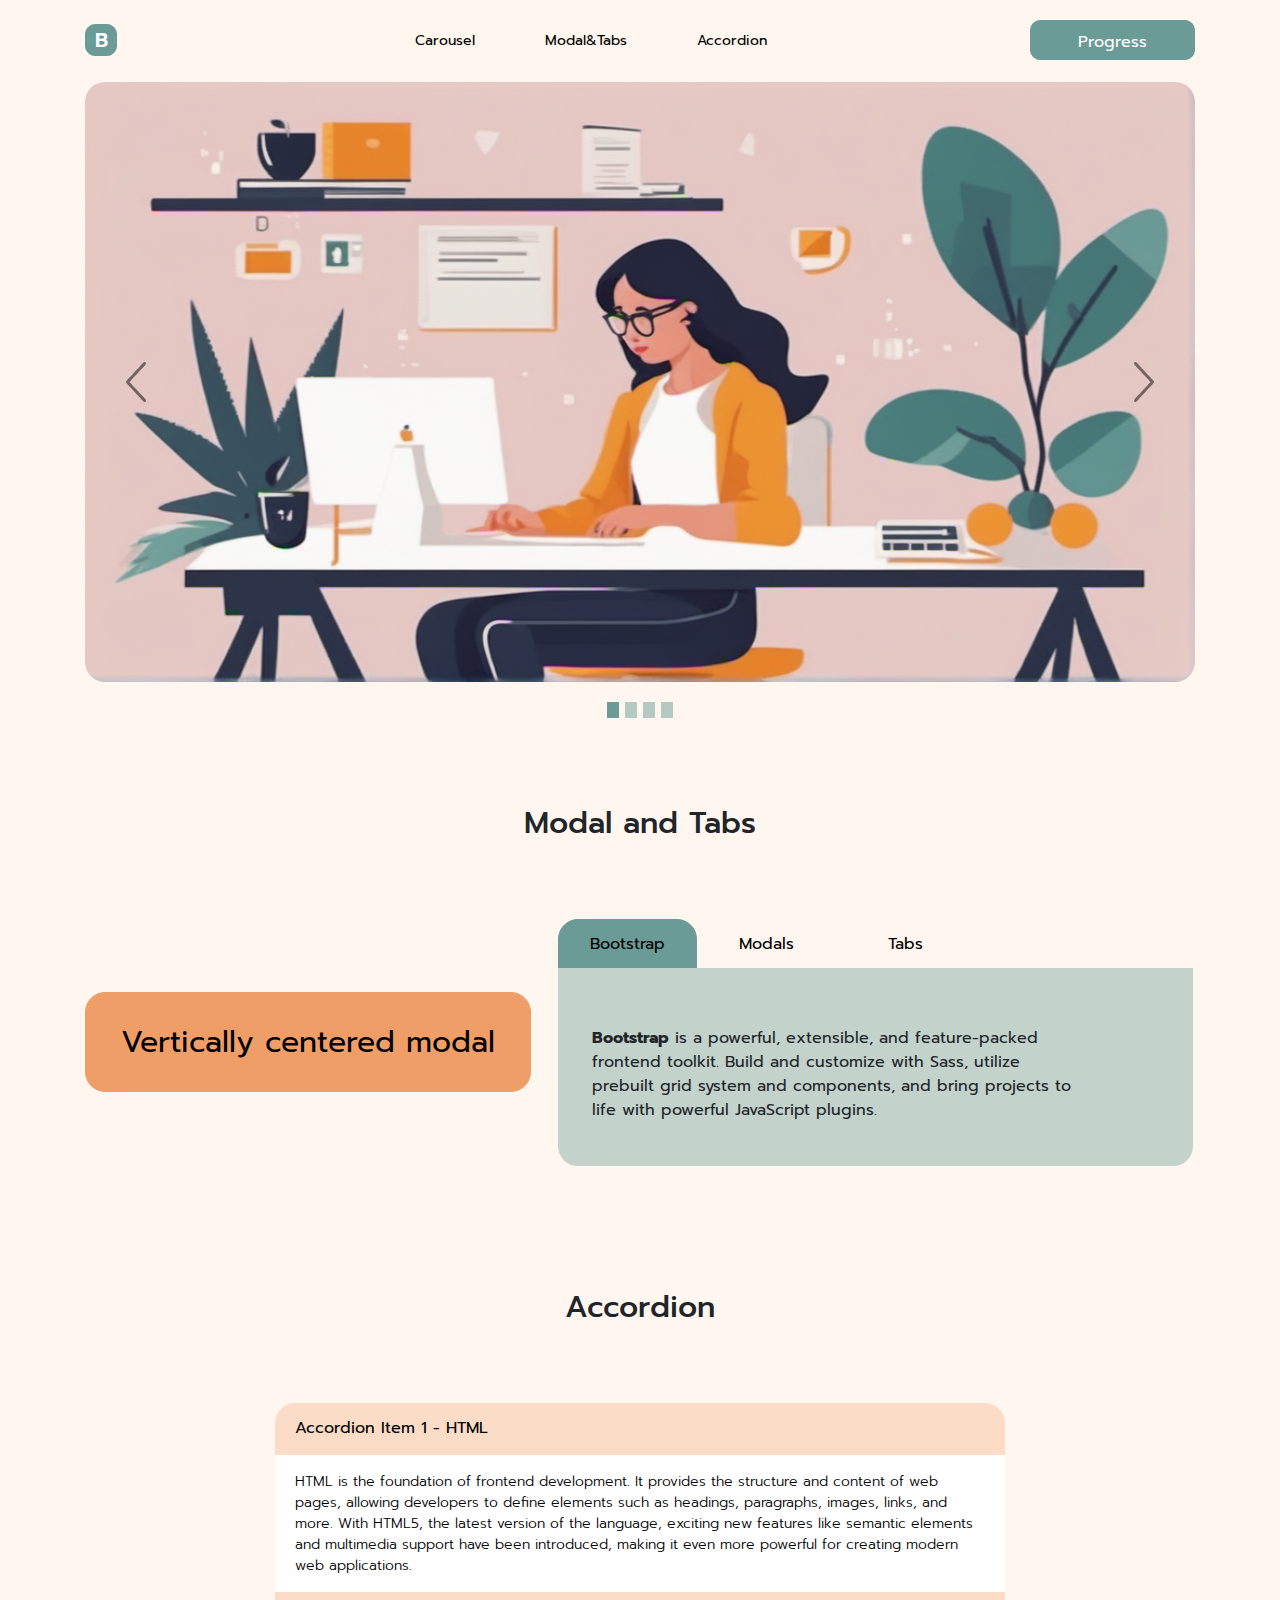
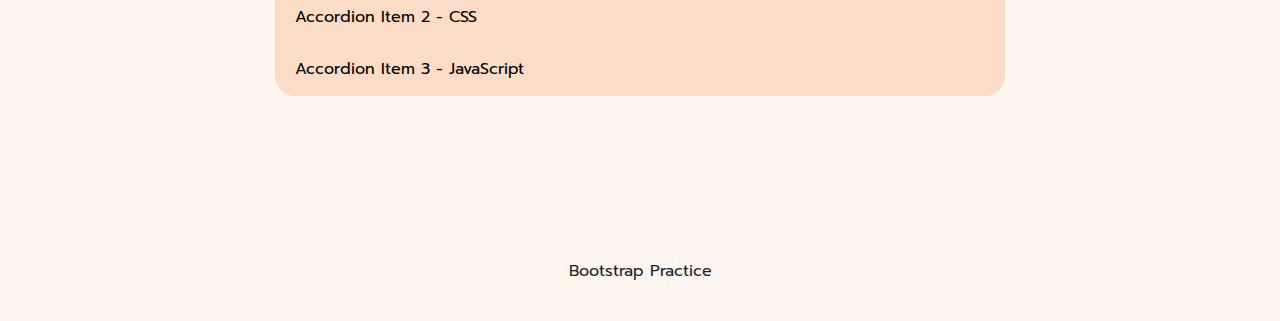
<file: Modul_5/lesson_12/index.html>
<!DOCTYPE html>
<html lang="en">
<head>
    <meta charset="UTF-8">
    <meta name="viewport" content="width=device-width, initial-scale=1.0">
    <title>Логомашина</title>
    <link rel="stylesheet" href="css/bootstrap/bootstrap.css">
    <link rel="stylesheet" href="css/main.css">
    <script src="js/bootstrap/bootstrap.js"></script>
</head>
<body class="body">
    <header class="header">
        <div class="container">
            <div class="row justify-content-between menu">
                <div class="col-xl-1 ">
                    <a href="#" class="logo-btn-primary btn">B</a>
                </div>
                <div class="col-xl-4 menu-wrapper">
                    <ul class="menu menu-structur">
                        <li><a class="#" href="#carouselExampleIndicators">Carousel</a></li>
                        <li><a class="#" href="#ModalandTabs">Modal&Tabs</a></li>
                        <li><a class="#" href="#accordionPanelsStayOpenExample">Accordion</a></li>
                    </ul>
                </div>
                <div class="col-xl-2">
                    <button class="btn btn-primary button">Progress</button>
                </div>
            </div>
        </div>
    </header>
    <section class="offer-section ">
        <div class="container">
            <div class="row justify-content-between col-auto">   
                <div id="carouselExampleIndicators" class="carousel slide">
                    <div class="carousel-indicators">
                    <button type="button" data-bs-target="#carouselExampleIndicators" data-bs-slide-to="0" class="active" aria-current="true" aria-label="Slide 1"></button>
                    <button type="button" data-bs-target="#carouselExampleIndicators" data-bs-slide-to="1" aria-label="Slide 2"></button>
                    <button type="button" data-bs-target="#carouselExampleIndicators" data-bs-slide-to="2" aria-label="Slide 3"></button>
                    <button type="button" data-bs-target="#carouselExampleIndicators" data-bs-slide-to="3" aria-label="Slide 4"></button>
                    </div>
                    <div class="carousel-inner slider-wrapper">
                    <div class="carousel-item active">
                        <img src="images/slide_1.png" class="slide d-block w-100" >
                    </div>
                    <div class="carousel-item">
                        <img src="images/slide_2.png" class="slide d-block w-100" >
                    </div>
                    <div class="carousel-item">
                        <img src="images/slide_3.png" class="slide d-block w-100" >
                    </div>
                    <div class="carousel-item">
                        <img src="images/slide_4.png" class="slide d-block w-100" >
                    </div>
                    </div>
                    <button class="carousel-control-prev" type="button" data-bs-target="#carouselExampleIndicators" data-bs-slide="prev">
                    <span class="carousel-control-prev-icon" aria-hidden="true"></span>
                    <span class="visually-hidden">Previous</span>
                    <img src="images/carousel_prev_icon.png" alt="...">
                    </button>
                    <button class="carousel-control-next" type="button" data-bs-target="#carouselExampleIndicators" data-bs-slide="next">
                    <span class="carousel-control-next-icon" aria-hidden="true"></span>
                    <span class="visually-hidden">Next</span>
                    <img src="images/carousel_next_icon.png" alt="...">
                    </button>
                </div>
            </div>
        </div>
    </section>
    <section class="section">
        <div class="container">
            <div class="row justify-content-center">
                <div class="col-auto">
                    <h2 class="section-title" id="ModalandTabs">Modal and Tabs</h2>
                </div>
            </div>

            <div class="row justify-content-between align-items-center"> 
                <div class="col-xl-5">
                    <!-- Button trigger modal -->
                    <button type="button" class=" btn btn-secondary" data-bs-toggle="modal" data-bs-target="#exampleModal">
                        Vertically centered modal
                    </button>
                    
                    <!-- Modal -->
                    <div class="modal fade" id="exampleModal" tabindex="-1" aria-labelledby="exampleModalLabel" aria-hidden="true">
                        <div class="modal-dialog">
                        <div class="modal-content">
                            <div class="modal-header">
                            <h1 class="modal-title fs-5" id="exampleModalLabel">Modal window</h1>
                            <button type="button" class="btn-close" data-bs-dismiss="modal" aria-label="Close"></button>
                            </div>
                            <div class="modal-body">
                                Welcome to the Bootstrap Showcase! We are thrilled 
                                to present to you the power and versatility of 
                                Bootstrap - the leading front-end framework for web 
                                development. With Bootstrap, creating stunning and 
                                responsive websites has never been easier.
                            </div>
                           
                        </div>
                        </div>
                    </div>
                    

                </div>
                <div class="col-xl-7">
                    <ul class="nav nav-tabs">
                        <ul class="nav nav-tabs " id="myTab" role="tablist">
                            <li class="nav-item" role="presentation">
                              <button class="nav-link tabs-button active" id="home-tab" data-bs-toggle="tab" data-bs-target="#home-tab-pane" type="button" role="tab" aria-controls="home-tab-pane" aria-selected="true">Bootstrap</button>
                            </li>
                            <li class="nav-item" role="presentation">
                              <button class="nav-link" id="profile-tab" data-bs-toggle="tab" data-bs-target="#profile-tab-pane" type="button" role="tab" aria-controls="profile-tab-pane" aria-selected="false">Modals</button>
                            </li>
                            <li class="nav-item" role="presentation">
                              <button class="nav-link" id="contact-tab" data-bs-toggle="tab" data-bs-target="#contact-tab-pane" type="button" role="tab" aria-controls="contact-tab-pane" aria-selected="false">Tabs</button>
                            </li>
                            
                        </ul>
                        <div class="tab-content" id="myTabContent">
                            <div class="tab-pane tabs-text fade show active nav-color" id="home-tab-pane" role="tabpanel" aria-labelledby="home-tab" tabindex="0">
                                <strong>Bootstrap</strong> is a powerful, extensible, and feature-packed frontend toolkit. Build and customize with Sass, utilize prebuilt grid system and components, and bring projects to life with powerful JavaScript plugins.
                            </div>
                            <div class="tab-pane tabs-text fade nav-color" id="profile-tab-pane" role="tabpanel" aria-labelledby="profile-tab" tabindex="0">
                                <strong>Modals</strong> are built with HTML, CSS, and JavaScript. They’re positioned over everything else in the document and remove scroll from the <body> so that modal content scrolls instead.    
                            </div>
                            <div class="tab-pane tabs-text fade nav-color" id="contact-tab-pane" role="tabpanel" aria-labelledby="contact-tab" tabindex="0">
                                <strong>Tabs</strong> refer to small clickable or touchable elements in a graphical user interface (GUI) that allow users to navigate between different sections or pages within an application or a website.
                            </div>
                        </div>   
                    </ul>                
                    
                </div>
            </div>
        </div>
        
    </section>
    <section class="section">
        <div class="container">
            <div class="row justify-content-center">
                <div class="col-auto">
                    <h2 class="section-title">Accordion</h2>
                </div>
            </div>

            <div class="row justify-content-center">
                <div class="col-auto">
                    <div class="accordion" id="accordionPanelsStayOpenExample">
                        <div class="accordion-item">
                          <h2 class="accordion-header">
                            <button class="accordion-button" type="button" data-bs-toggle="collapse" data-bs-target="#panelsStayOpen-collapseOne" aria-expanded="true" aria-controls="panelsStayOpen-collapseOne">
                              Accordion Item 1 - HTML
                            </button>
                          </h2>
                          <div id="panelsStayOpen-collapseOne" class="accordion-collapse collapse show">
                            <div class="accordion-body">
                                HTML is the foundation of frontend development. It provides the structure and content of web pages, allowing developers to define elements such as headings, paragraphs, images, links, and more. With HTML5, the latest version of the language, exciting new features like semantic elements and multimedia support have been introduced, making it even more powerful for creating modern web applications.
                            </div>
                          </div>
                        </div>
                        <div class="accordion-item">
                          <h2 class="accordion-header">
                            <button class="accordion-button collapsed" type="button" data-bs-toggle="collapse" data-bs-target="#panelsStayOpen-collapseTwo" aria-expanded="false" aria-controls="panelsStayOpen-collapseTwo">
                              Accordion Item 2 - CSS
                            </button>
                          </h2>
                          <div id="panelsStayOpen-collapseTwo" class="accordion-collapse collapse">
                            <div class="accordion-body">
                                CSS is responsible for the presentation and styling of web pages. It enables developers to control the layout, colors, fonts, and overall appearance of the content defined in HTML. With CSS3, advanced features like animations, transitions, and responsive design can be implemented, ensuring a visually appealing and interactive user experience across various devices.
                            </div>
                          </div>
                        </div>
                        <div class="accordion-item">
                          <h2 class="accordion-header">
                            <button class="accordion-button collapsed" type="button" data-bs-toggle="collapse" data-bs-target="#panelsStayOpen-collapseThree" aria-expanded="false" aria-controls="panelsStayOpen-collapseThree">
                              Accordion Item 3 - JavaScript
                            </button>
                          </h2>
                          <div id="panelsStayOpen-collapseThree" class="accordion-collapse collapse">
                            <div class="accordion-body">
                                JavaScript is a versatile programming language that brings interactivity and dynamic functionality to frontend development. With JavaScript, developers can add event handling, perform DOM manipulation, and create complex interactions, making web pages more engaging and user-friendly. Additionally, frameworks like React, Angular, and Vue.js have gained popularity, simplifying the development of interactive and scalable frontend applications.
                            </div>
                          </div>
                        </div>
                      </div>
                </div>

            </div>
        </div>
    </section>
    
    <footer class="footer">
        <div class="container">
            <div class="row justify-content-center">
                <div class="col-auto">
                    <p>Bootstrap Practice</p>
                </div>
            </div>
        </div>
    </footer>
</body>
</html>
</file>
<file: Modul_5/lesson_12/css/main.css>
@import url('https://fonts.googleapis.com/css2?family=Prompt:ital,wght@0,100;0,200;0,300;0,400;0,500;1,100;1,200;1,300;1,400;1,500&display=swap');
.body{
    background: #fff6ef;
    font-family: 'Prompt', sans-serif;
}

.logo{

    text-align: center;
    font-size: 30px;
    font-style: normal;
    font-weight: 400;
    line-height: 140%; /* 42px */
}

.button{
    
    width: 100%;
    font-size: 16px;
    border-radius: 10px;
    padding: 9px;
}
.menu-wrapper{
    font-style: normal;
    font-size: 14px;
    display: flex;
    padding: 11px;
    line-height: 140%;
}
.menu{
    padding: 20px 0;
}
.menu-structur{
    list-style-type: none;
    padding: 0;
    margin: 0;
    display: flex;
    justify-content: left;
}
.menu-structur li{
    margin-right: 70px;
}
.menu-structur li:last-child{
    margin-right: 0px;
}
.menu-structur a{
    text-decoration: none;
    color: black;
}

.slider-wrapper{
    
    height: 700px;
    
}
.slide{
    height: 600px;  
    border-radius: 20px;  
}
.carousel-indicators{
    top: 620px;    
}
.carousel-indicators [data-bs-target]{
    background: #6A9B96;
    width: 12px;
    height: 16px;
    border: none;
}
.section-title{
    margin-top: 120px;
    margin-bottom: 75px;
    font-size: 30px;
    font-style: normal;
    font-weight: 300px;
    line-height: 140%;
}
.nav-color{
    background-color: #C3D2CB;
    border-radius: 0px 0px 20px 20px;
}

.modal-container{
    align-items: center;
    justify-content: center;
    height: 100px;
    margin-top: 199px;
}
.footer{
    margin-top: 141px;
    padding: 22px;
}

.tabs-text{
    padding: 58px 116px 58px 34px;
    width: 100%;
    height: 198px;
   
}
.tabs-button{
    border-radius: 20px 20px 0px 0px;
}
.tabs-navigation{
    margin-top: 177px;
}
</file>
